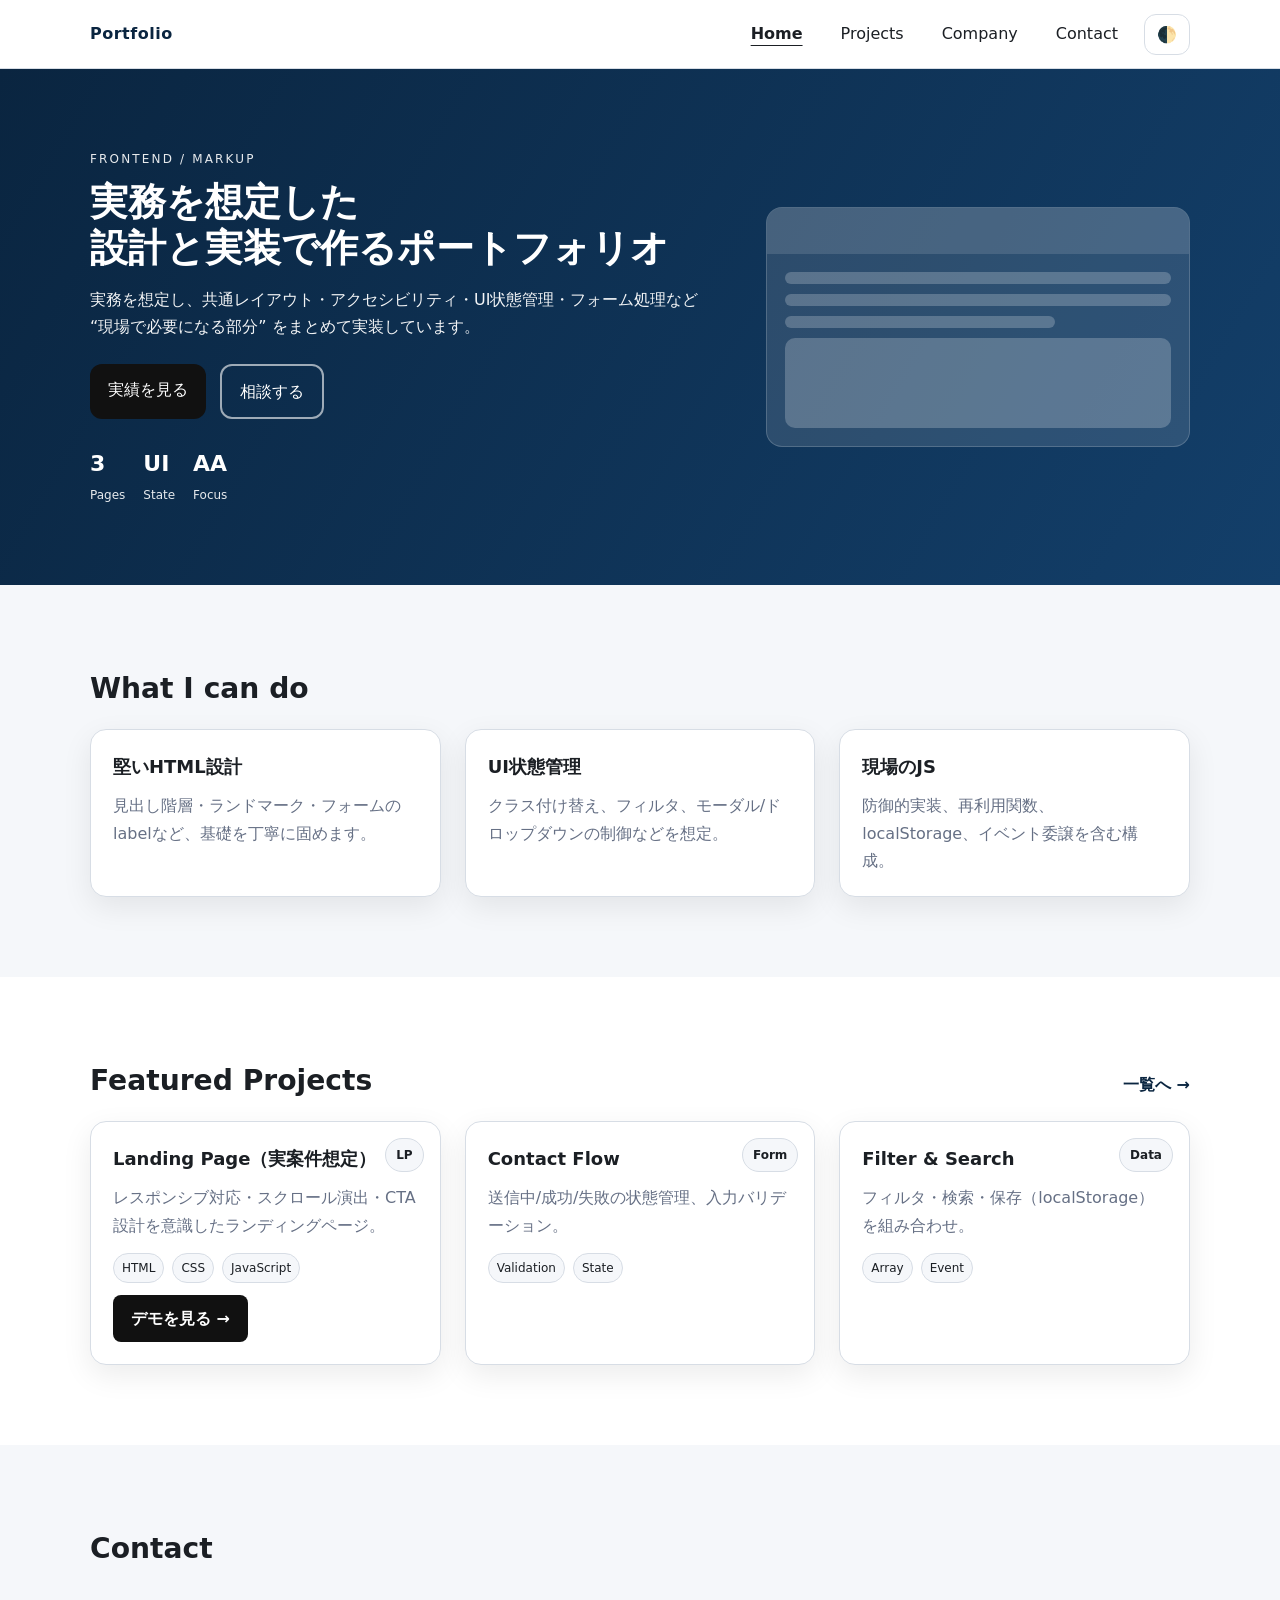
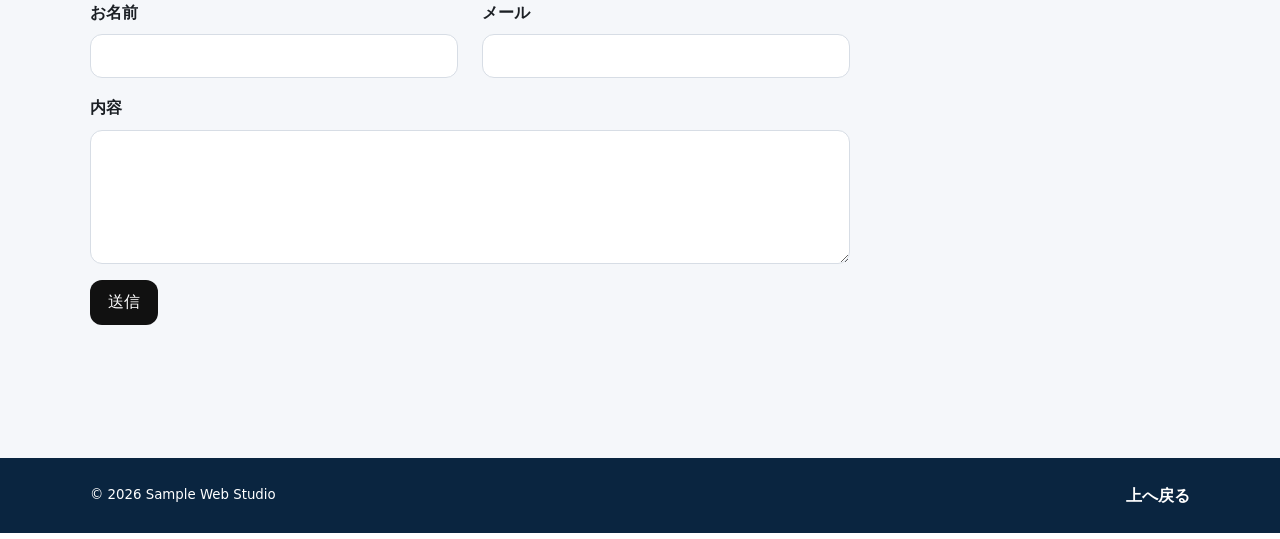
<file: index.html>
<!doctype html>
<html lang="ja">
  <head>
    <meta charset="utf-8" />
    <meta name="viewport" content="width=device-width, initial-scale=1" />
    <title>Portfolio</title>
    <meta name="description" content="フロントエンド/マークアップの実務レベルを想定したポートフォリオ。" />

    <link rel="preconnect" href="https://fonts.gstatic.com" crossorigin />
    <link rel="stylesheet" href="styles.css" />
    <script src="main.js" defer></script>
  </head>

  <body>
    <a class="skip-link" href="#main">本文へスキップ</a>

    <header class="site-header" data-header>
      <div class="container header-inner">
        <a class="site-logo" href="index.html" aria-label="トップへ">Portfolio</a>

        <button class="nav-toggle" type="button" data-nav-toggle aria-expanded="false" aria-controls="global-nav">
          <span class="nav-toggle__bar" aria-hidden="true"></span>
          <span class="nav-toggle__bar" aria-hidden="true"></span>
          <span class="nav-toggle__bar" aria-hidden="true"></span>
          <span class="sr-only">メニューを開閉</span>
        </button>

        <nav id="global-nav" class="global-nav" aria-label="グローバルナビゲーション" data-nav>
          <ul class="nav-list">
            <li><a href="index.html">Home</a></li>
            <li><a href="projects.html">Projects</a></li>
            <li><a href="company.html">Company</a></li>
            <li><a href="#contact" data-scroll>Contact</a></li>
          </ul>
          <div class="nav-actions">
            <button class="btn btn-ghost" type="button" data-theme-toggle>
              <span class="sr-only">テーマ切替</span>
              <span aria-hidden="true">🌓</span>
            </button>
          </div>
        </nav>
      </div>
    </header>

    <main id="main">
      <section class="hero section" data-section>
        <div class="container hero-inner">
          <div class="hero-copy">
            <p class="eyebrow">Frontend / Markup</p>
            <h1 class="hero-title">
              実務を想定した<br />
              設計と実装で作るポートフォリオ
            </h1>
            <p class="hero-text">
              実務を想定し、共通レイアウト・アクセシビリティ・UI状態管理・フォーム処理など
              “現場で必要になる部分” をまとめて実装しています。
            </p>

            <div class="hero-cta">
              <a class="btn btn-primary" href="projects.html">実績を見る</a>
              <a class="btn btn-secondary" href="#contact" data-scroll>相談する</a>
            </div>

            <ul class="hero-metrics" aria-label="ハイライト">
              <li><strong>3</strong><span>Pages</span></li>
              <li><strong>UI</strong><span>State</span></li>
              <li><strong>AA</strong><span>Focus</span></li>
            </ul>
          </div>

          <div class="hero-card" aria-hidden="true">
            <div class="hero-card__top"></div>
            <div class="hero-card__body">
              <div class="skeleton skeleton-line"></div>
              <div class="skeleton skeleton-line"></div>
              <div class="skeleton skeleton-line w-70"></div>
              <div class="skeleton skeleton-block"></div>
            </div>
          </div>
        </div>
      </section>

      <section class="section section-light" data-section>
        <div class="container">
          <h2 class="section-title">What I can do</h2>

          <div class="grid-3">
            <article class="card">
              <h3 class="card-title">堅いHTML設計</h3>
              <p class="card-text">見出し階層・ランドマーク・フォームのlabelなど、基礎を丁寧に固めます。</p>
            </article>

            <article class="card">
              <h3 class="card-title">UI状態管理</h3>
              <p class="card-text">クラス付け替え、フィルタ、モーダル/ドロップダウンの制御などを想定。</p>
            </article>

            <article class="card">
              <h3 class="card-title">現場のJS</h3>
              <p class="card-text">防御的実装、再利用関数、localStorage、イベント委譲を含む構成。</p>
            </article>
          </div>
        </div>
      </section>

      <section class="section" data-section>
        <div class="container">
          <div class="section-head">
            <h2 class="section-title">Featured Projects</h2>
            <a class="text-link" href="projects.html">一覧へ →</a>
          </div>

          <div class="grid-3">
            <article class="project card">
              <div class="badge">LP</div>
              <h3 class="card-title">Landing Page（実案件想定）</h3>
              <p class="card-text">
              レスポンシブ対応・スクロール演出・CTA設計を意識したランディングページ。
              </p>
               <ul class="tags">
                <li>HTML</li><li>CSS</li><li>JavaScript</li>
              </ul>
              <a class="text-link demo" href="lp.html" target="_blank">デモを見る →</a>
            </article>
            

            <article class="project card">
              <div class="badge">Form</div>
              <h3 class="card-title">Contact Flow</h3>
              <p class="card-text">送信中/成功/失敗の状態管理、入力バリデーション。</p>
              <ul class="tags">
                <li>Validation</li><li>State</li>
              </ul>
            </article>

            <article class="project card">
              <div class="badge">Data</div>
              <h3 class="card-title">Filter & Search</h3>
              <p class="card-text">フィルタ・検索・保存（localStorage）を組み合わせ。</p>
              <ul class="tags">
                <li>Array</li><li>Event</li>
              </ul>
            </article>
          </div>
        </div>
      </section>

      <section class="section section-light" id="contact" data-section>
        <div class="container">
          <h2 class="section-title">Contact</h2>

          <form class="contact-form" data-contact-form novalidate>
            <div class="form-row">
              <div class="form-group">
                <label for="name">お名前</label>
                <input id="name" name="name" type="text" autocomplete="name" required />
              </div>
              <div class="form-group">
                <label for="email">メール</label>
                <input id="email" name="email" type="email" autocomplete="email" required />
              </div>
            </div>

            <div class="form-group">
              <label for="message">内容</label>
              <textarea id="message" name="message" rows="6" required></textarea>
            </div>

            <button class="btn btn-primary" type="submit">送信</button>
            <p class="form-status" data-form-status aria-live="polite"></p>
          </form>
        </div>
      </section>
    </main>

    <footer class="site-footer">
      <div class="container footer-inner">
        <small>© <span data-year></span> Sample Web Studio</small>
        <a class="text-link" href="#" data-scroll>上へ戻る</a>
      </div>
    </footer>
  </body>
</html>
</file>
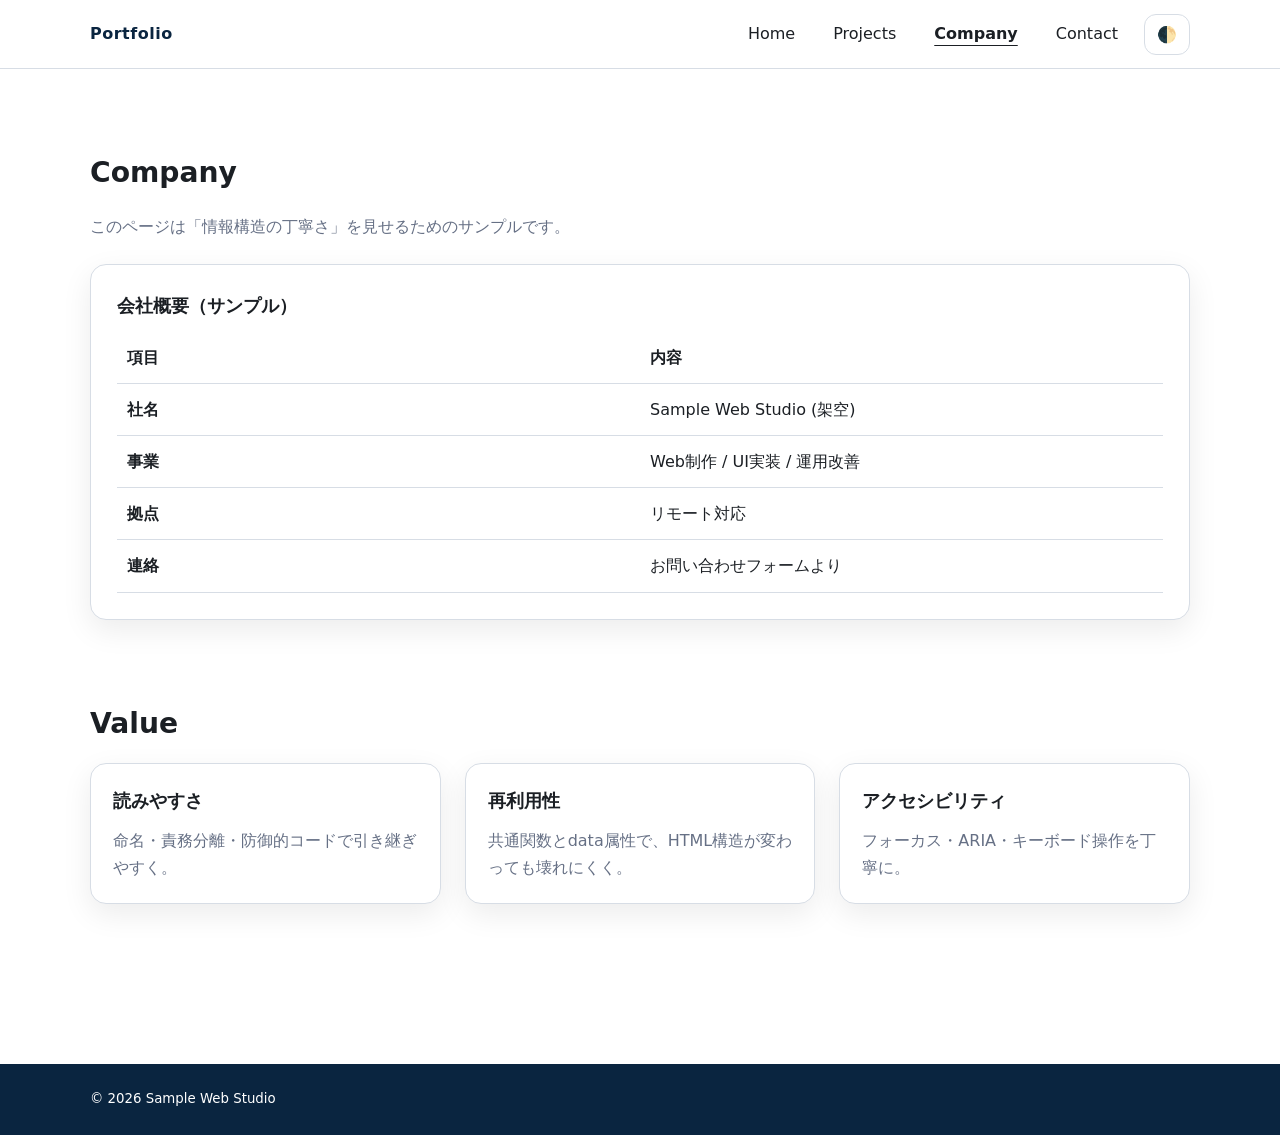
<file: company.html>
<!doctype html>
<html lang="ja">
  <head>
    <meta charset="utf-8" />
    <meta name="viewport" content="width=device-width, initial-scale=1" />
    <title>Company | Portfolio</title>
    <meta name="description" content="会社概要ページ（構造化・表・アクセシビリティ）" />

    <link rel="stylesheet" href="styles.css" />
    <script src="main.js" defer></script>
  </head>

  <body>
    <a class="skip-link" href="#main">本文へスキップ</a>

    <header class="site-header" data-header>
      <div class="container header-inner">
        <a class="site-logo" href="index.html" aria-label="トップへ">Portfolio</a>

        <button class="nav-toggle" type="button" data-nav-toggle aria-expanded="false" aria-controls="global-nav">
          <span class="nav-toggle__bar" aria-hidden="true"></span>
          <span class="nav-toggle__bar" aria-hidden="true"></span>
          <span class="nav-toggle__bar" aria-hidden="true"></span>
          <span class="sr-only">メニューを開閉</span>
        </button>

        <nav id="global-nav" class="global-nav" aria-label="グローバルナビゲーション" data-nav>
          <ul class="nav-list">
            <li><a href="index.html">Home</a></li>
            <li><a href="projects.html">Projects</a></li>
            <li><a href="company.html">Company</a></li>
            <li><a href="index.html#contact">Contact</a></li>
          </ul>
          <div class="nav-actions">
            <button class="btn btn-ghost" type="button" data-theme-toggle>
              <span class="sr-only">テーマ切替</span>
              <span aria-hidden="true">🌓</span>
            </button>
          </div>
        </nav>
      </div>
    </header>

    <main id="main" class="section" data-section>
      <div class="container">
        <h1 class="section-title">Company</h1>
        <p class="muted">このページは「情報構造の丁寧さ」を見せるためのサンプルです。</p>

        <section class="section-light card pad" aria-labelledby="overview">
          <h2 id="overview" class="card-title">会社概要（サンプル）</h2>

          <table class="table">
            <caption class="sr-only">会社概要</caption>
            <thead>
              <tr>
                <th scope="col">項目</th>
                <th scope="col">内容</th>
              </tr>
            </thead>
            <tbody>
              <tr>
                <th scope="row">社名</th>
                <td>Sample Web Studio (架空)</td>
              </tr>
              <tr>
                <th scope="row">事業</th>
                <td>Web制作 / UI実装 / 運用改善</td>
              </tr>
              <tr>
                <th scope="row">拠点</th>
                <td>リモート対応</td>
              </tr>
              <tr>
                <th scope="row">連絡</th>
                <td>お問い合わせフォームより</td>
              </tr>
            </tbody>
          </table>
        </section>

        <section class="section" data-section>
          <h2 class="section-title">Value</h2>

          <div class="grid-3">
            <article class="card">
              <h3 class="card-title">読みやすさ</h3>
              <p class="card-text">命名・責務分離・防御的コードで引き継ぎやすく。</p>
            </article>
            <article class="card">
              <h3 class="card-title">再利用性</h3>
              <p class="card-text">共通関数とdata属性で、HTML構造が変わっても壊れにくく。</p>
            </article>
            <article class="card">
              <h3 class="card-title">アクセシビリティ</h3>
              <p class="card-text">フォーカス・ARIA・キーボード操作を丁寧に。</p>
            </article>
          </div>
        </section>
      </div>
    </main>

    <footer class="site-footer">
      <div class="container footer-inner">
        <small>© <span data-year></span> Sample Web Studio</small>
      </div>
    </footer>
  </body>
</html>
</file>
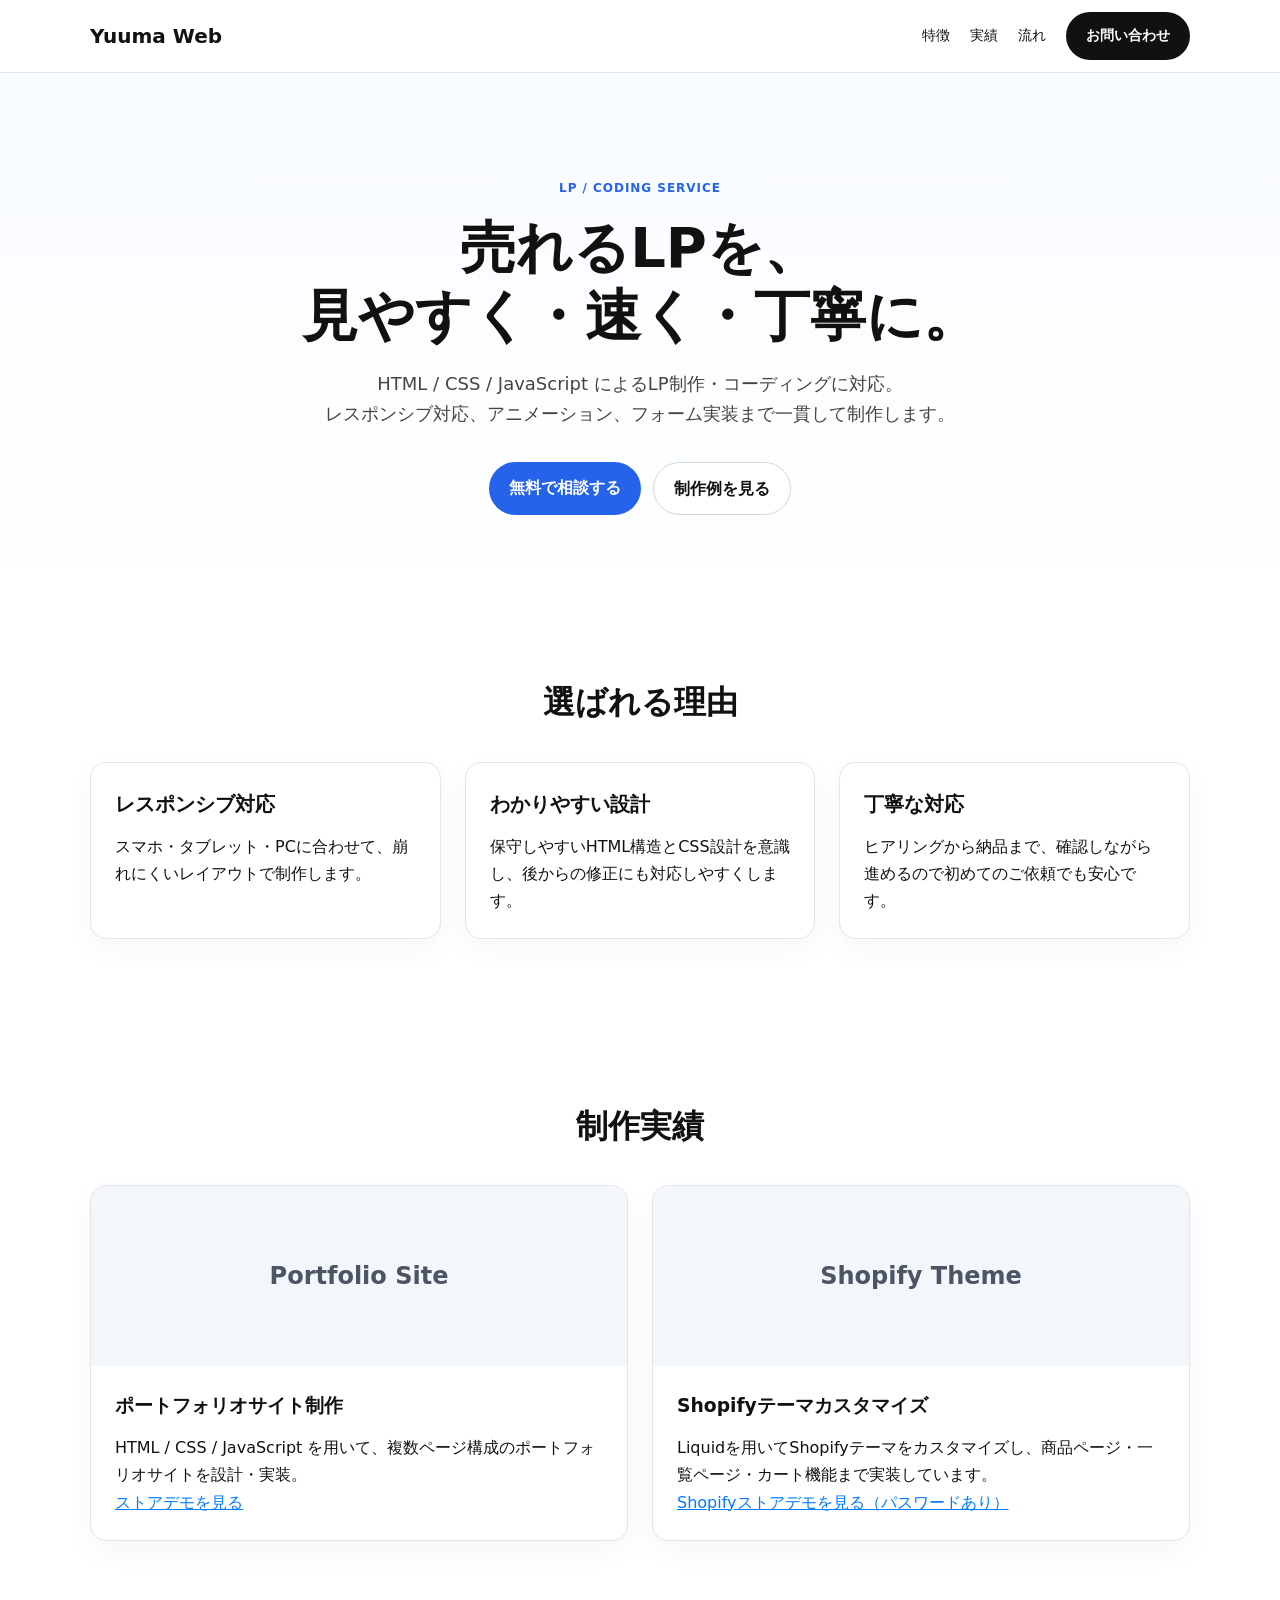
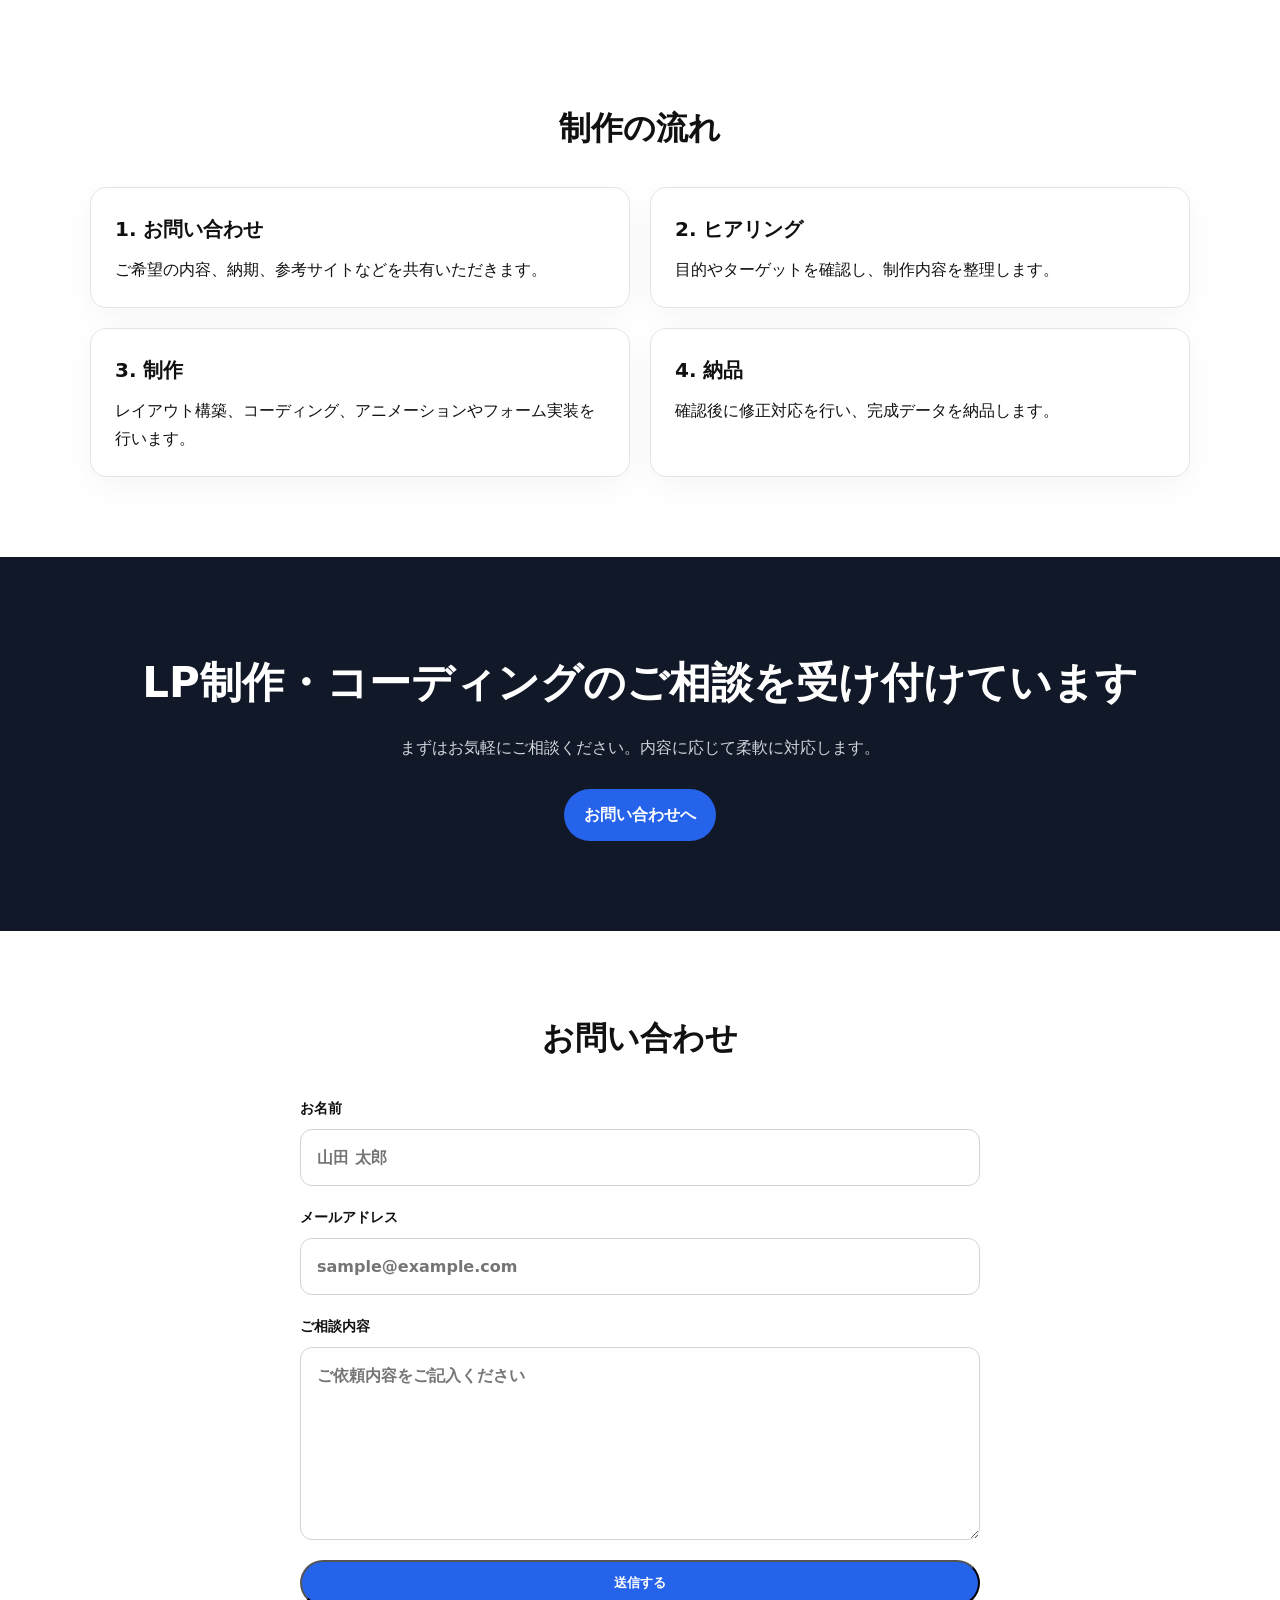
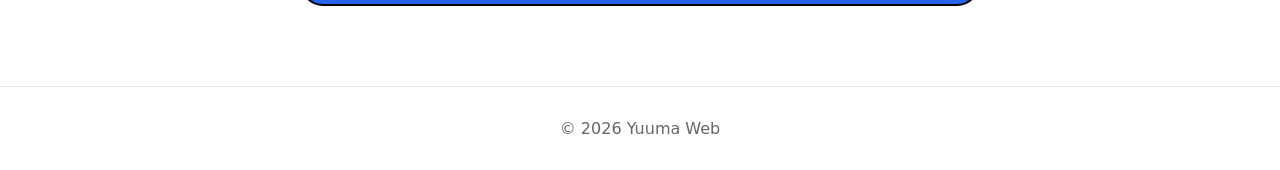
<file: lp.html>
<!doctype html>
<html lang="ja">
<head>
  <meta charset="utf-8">
  <meta name="viewport" content="width=device-width, initial-scale=1">
  <title>LP制作・コーディング | Yuuma Web</title>
  <meta name="description" content="LP制作・HTML/CSS/JavaScriptコーディング対応。レスポンシブ・アニメーション・フォーム実装まで丁寧に対応します。">
  <link rel="stylesheet" href="lp.css">
  <script src="lp.js" defer></script>
</head>
<body>

  <header class="header">
    <div class="container header-inner">
      <h1 class="logo">Yuuma Web</h1>
      <nav class="header-nav">
        <a href="#features">特徴</a>
        <a href="#works">実績</a>
        <a href="#flow">流れ</a>
        <a href="#contact" class="btn">お問い合わせ</a>
      </nav>
    </div>
  </header>

  <main>
    <section class="hero reveal">
      <div class="container hero-inner">
        <p class="hero-label">LP / Coding Service</p>
        <h2 class="hero-title">売れるLPを、<br>見やすく・速く・丁寧に。</h2>
        <p class="hero-text">
          HTML / CSS / JavaScript によるLP制作・コーディングに対応。<br>
          レスポンシブ対応、アニメーション、フォーム実装まで一貫して制作します。
        </p>
        <div class="hero-actions">
          <a href="#contact" class="btn primary">無料で相談する</a>
          <a href="#works" class="btn secondary">制作例を見る</a>
        </div>
      </div>
    </section>

    <section class="features reveal" id="features">
      <div class="container">
        <h2 class="section-title">選ばれる理由</h2>
        <div class="grid cols-3">
          <article class="card">
            <h3>レスポンシブ対応</h3>
            <p>スマホ・タブレット・PCに合わせて、崩れにくいレイアウトで制作します。</p>
          </article>
          <article class="card">
            <h3>わかりやすい設計</h3>
            <p>保守しやすいHTML構造とCSS設計を意識し、後からの修正にも対応しやすくします。</p>
          </article>
          <article class="card">
            <h3>丁寧な対応</h3>
            <p>ヒアリングから納品まで、確認しながら進めるので初めてのご依頼でも安心です。</p>
          </article>
        </div>
      </div>
    </section>

    <section class="works reveal" id="works">
      <div class="container">
        <h2 class="section-title">制作実績</h2>
        <div class="grid cols-2">
          <article class="work-card">
            <div class="work-image">Portfolio Site</div>
            <div class="work-body">
              <h3>ポートフォリオサイト制作</h3>
              <p>HTML / CSS / JavaScript を用いて、複数ページ構成のポートフォリオサイトを設計・実装。</p>
              <a href="https://yuuma-dev1.github.io/still-goods-portfolio/" target="_blank">
                ストアデモを見る
              </a>
            </div>
          </article>
          <article class="work-card">
            <div class="work-image">Shopify Theme</div>
            <div class="work-body">
              <h3>Shopifyテーマカスタマイズ</h3>
              <p>Liquidを用いてShopifyテーマをカスタマイズし、商品ページ・一覧ページ・カート機能まで実装しています。</p>
              <a href="https://yuuma-dev1.github.io/shopify-calm-supply/" target="_blank">
                Shopifyストアデモを見る（パスワードあり）
              </a>
            </div>
          </article>
        </div>
      </div>
    </section>

    <section class="flow reveal" id="flow">
      <div class="container">
        <h2 class="section-title">制作の流れ</h2>
        <ol class="flow-list">
          <li>
            <h3>1. お問い合わせ</h3>
            <p>ご希望の内容、納期、参考サイトなどを共有いただきます。</p>
          </li>
          <li>
            <h3>2. ヒアリング</h3>
            <p>目的やターゲットを確認し、制作内容を整理します。</p>
          </li>
          <li>
            <h3>3. 制作</h3>
            <p>レイアウト構築、コーディング、アニメーションやフォーム実装を行います。</p>
          </li>
          <li>
            <h3>4. 納品</h3>
            <p>確認後に修正対応を行い、完成データを納品します。</p>
          </li>
        </ol>
      </div>
    </section>

    <section class="cta reveal">
      <div class="container cta-inner">
        <h2>LP制作・コーディングのご相談を受け付けています</h2>
        <p>まずはお気軽にご相談ください。内容に応じて柔軟に対応します。</p>
        <a href="#contact" class="btn primary">お問い合わせへ</a>
      </div>
    </section>

    <section class="contact reveal" id="contact">
      <div class="container">
        <h2 class="section-title">お問い合わせ</h2>
        <form class="contact-form">
          <label>
            <span>お名前</span>
            <input type="text" name="name" placeholder="山田 太郎" required>
          </label>

          <label>
            <span>メールアドレス</span>
            <input type="email" name="email" placeholder="sample@example.com" required>
          </label>

          <label>
            <span>ご相談内容</span>
            <textarea name="message" rows="6" placeholder="ご依頼内容をご記入ください" required></textarea>
          </label>

          <button type="submit" class="btn primary">送信する</button>
        </form>
      </div>
    </section>
  </main>

  <footer class="footer">
    <div class="container footer-inner">
      <p>© 2026 Yuuma Web</p>
    </div>
  </footer>

</body>
</html>
</file>
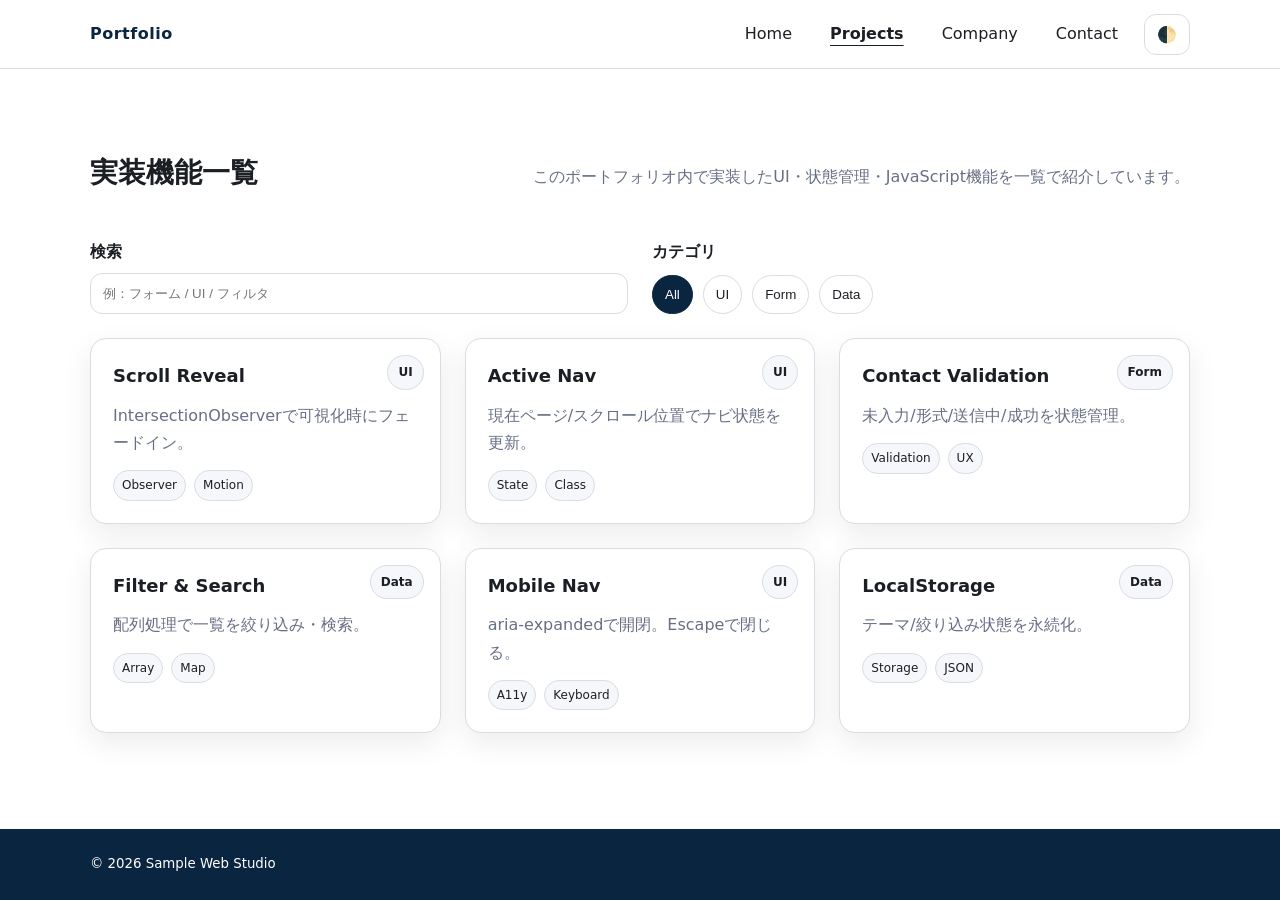
<file: projects.html>
<!doctype html>
<html lang="ja">
  <head>
    <meta charset="utf-8" />
    <meta name="viewport" content="width=device-width, initial-scale=1" />
    <title>Projects | Portfolio</title>
    <meta name="description" content="実績一覧（フィルタ・検索・保存）" />

    <link rel="stylesheet" href="styles.css" />
    <script src="main.js" defer></script>
  </head>

  <body>
    <a class="skip-link" href="#main">本文へスキップ</a>

    <header class="site-header" data-header>
      <div class="container header-inner">
        <a class="site-logo" href="index.html" aria-label="トップへ">Portfolio</a>

        <button class="nav-toggle" type="button" data-nav-toggle aria-expanded="false" aria-controls="global-nav">
          <span class="nav-toggle__bar" aria-hidden="true"></span>
          <span class="nav-toggle__bar" aria-hidden="true"></span>
          <span class="nav-toggle__bar" aria-hidden="true"></span>
          <span class="sr-only">メニューを開閉</span>
        </button>

        <nav id="global-nav" class="global-nav" aria-label="グローバルナビゲーション" data-nav>
          <ul class="nav-list">
            <li><a href="index.html">Home</a></li>
            <li><a href="projects.html">Projects</a></li>
            <li><a href="company.html">Company</a></li>
            <li><a href="index.html#contact">Contact</a></li>
          </ul>
          <div class="nav-actions">
            <button class="btn btn-ghost" type="button" data-theme-toggle>
              <span class="sr-only">テーマ切替</span>
              <span aria-hidden="true">🌓</span>
            </button>
          </div>
        </nav>
      </div>
    </header>

    <main id="main" class="section" data-section>
      <div class="container">
        <div class="section-head">
          <h1 class="section-title">実装機能一覧</h1>
          <p class="muted">このポートフォリオ内で実装したUI・状態管理・JavaScript機能を一覧で紹介しています。</p>
        </div>

        <section class="toolbar" aria-label="絞り込み">
          <div class="toolbar__group">
            <label class="toolbar__label" for="q">検索</label>
            <input id="q" class="toolbar__input" type="search" placeholder="例：フォーム / UI / フィルタ" data-project-search />
          </div>

          <div class="toolbar__group">
            <span class="toolbar__label">カテゴリ</span>
            <div class="chips" role="group" aria-label="カテゴリ">
              <button class="chip is-active" type="button" data-filter="all">All</button>
              <button class="chip" type="button" data-filter="ui">UI</button>
              <button class="chip" type="button" data-filter="form">Form</button>
              <button class="chip" type="button" data-filter="data">Data</button>
            </div>
          </div>
        </section>

        <section class="grid-3" data-project-list>
          <article class="card project" data-project data-tags="ui">
            <div class="badge">UI</div>
            <h2 class="card-title">Scroll Reveal</h2>
            <p class="card-text">IntersectionObserverで可視化時にフェードイン。</p>
            <ul class="tags"><li>Observer</li><li>Motion</li></ul>
          </article>

          <article class="card project" data-project data-tags="ui">
            <div class="badge">UI</div>
            <h2 class="card-title">Active Nav</h2>
            <p class="card-text">現在ページ/スクロール位置でナビ状態を更新。</p>
            <ul class="tags"><li>State</li><li>Class</li></ul>
          </article>

          <article class="card project" data-project data-tags="form">
            <div class="badge">Form</div>
            <h2 class="card-title">Contact Validation</h2>
            <p class="card-text">未入力/形式/送信中/成功を状態管理。</p>
            <ul class="tags"><li>Validation</li><li>UX</li></ul>
          </article>

          <article class="card project" data-project data-tags="data">
            <div class="badge">Data</div>
            <h2 class="card-title">Filter & Search</h2>
            <p class="card-text">配列処理で一覧を絞り込み・検索。</p>
            <ul class="tags"><li>Array</li><li>Map</li></ul>
          </article>

          <article class="card project" data-project data-tags="ui">
            <div class="badge">UI</div>
            <h2 class="card-title">Mobile Nav</h2>
            <p class="card-text">aria-expandedで開閉。Escapeで閉じる。</p>
            <ul class="tags"><li>A11y</li><li>Keyboard</li></ul>
          </article>

          <article class="card project" data-project data-tags="data">
            <div class="badge">Data</div>
            <h2 class="card-title">LocalStorage</h2>
            <p class="card-text">テーマ/絞り込み状態を永続化。</p>
            <ul class="tags"><li>Storage</li><li>JSON</li></ul>
          </article>
        </section>

        <p class="empty-state" hidden data-empty>
          条件に一致するプロジェクトがありません。
        </p>
      </div>
    </main>

    <footer class="site-footer">
      <div class="container footer-inner">
        <small>© <span data-year></span> Sample Web Studio</small>
      </div>
    </footer>
  </body>
</html>
</file>
<file: styles.css>
:root {
  --color-main: #0a2540;
  --color-text: #1b1f24;
  --color-bg: #ffffff;
  --color-light: #f5f7fa;
  --color-border: #d7dde5;
  --color-muted: #667085;

  --radius: 16px;
  --shadow: 0 10px 30px rgba(0, 0, 0, 0.08);

  --container: 1100px;
  --gap: 24px;
}

:root[data-theme="dark"] {
  --color-bg: #0b1220;
  --color-text: #e8eef6;
  --color-light: #111a2b;
  --color-border: #22304a;
  --color-muted: #9aa6b2;
  --shadow: 0 10px 30px rgba(0, 0, 0, 0.35);
}

*,
*::before,
*::after {
  box-sizing: border-box;
}

html:focus-within {
  scroll-behavior: smooth;
}



body {
  margin: 0;
  font-family: ui-sans-serif, system-ui, -apple-system, "Segoe UI", Roboto, "Noto Sans JP", "Hiragino Kaku Gothic ProN",
    "Yu Gothic", sans-serif;
  color: var(--color-text);
  background: var(--color-bg);
  line-height: 1.7;
}

body {
  display: flex;
  flex-direction: column;
  min-height: 100vh; 
  width:100%;
}

main {
  flex: 1;
}

img {
  max-width: 100%;
  height: auto;
}

a {
  color: inherit;
}

.container {
  width: min(100% - 48px, var(--container));
  margin-inline: auto;
}

.sr-only {
  position: absolute;
  width: 1px;
  height: 1px;
  padding: 0;
  margin: -1px;
  overflow: hidden;
  clip: rect(0, 0, 0, 0);
  white-space: nowrap;
  border: 0;
}

.skip-link {
  position: absolute;
  left: 16px;
  top: -60px;
  padding: 10px 12px;
  background: var(--color-main);
  color: #fff;
  border-radius: 10px;
  z-index: 9999;
}
.skip-link:focus {
  top: 16px;
}

.site-header {
  position: sticky;
  top: 0;
  z-index: 50;
  background: color-mix(in srgb, var(--color-bg) 92%, transparent);
  backdrop-filter: blur(10px);
  border-bottom: 1px solid var(--color-border);
}

.header-inner {
  display: flex;
  align-items: center;
  justify-content: space-between;
  height: 68px;
  gap: 12px;
}

.site-logo {
  font-weight: 800;
  letter-spacing: 0.5px;
  text-decoration: none;
  color: var(--color-main);
}

.global-nav {
  display: flex;
  align-items: center;
  gap: 16px;
}

.nav-list {
  display: flex;
  gap: 18px;
  list-style: none;
  padding: 0;
  margin: 0;
}

.nav-list a {
  text-decoration: none;
  padding: 10px 10px;
  border-radius: 10px;
}
.nav-list a:hover {
  background: var(--color-light);
}
.nav-list a.is-current {
  font-weight: 800;
  text-decoration: underline;
  text-underline-offset: 6px;
}

.nav-actions {
  display: flex;
  align-items: center;
  gap: 8px;
}

.nav-toggle {
  display: none;
  background: transparent;
  border: 1px solid var(--color-border);
  border-radius: 12px;
  padding: 10px;
  cursor: pointer;
}
.nav-toggle__bar {
  display: block;
  width: 22px;
  height: 2px;
  background: var(--color-text);
  margin: 4px 0;
}

.btn {
  display: inline-block;
  padding: 12px 18px;
  font-size: 16px;
  border: none;
  cursor: pointer;
  border-radius: 12px;
  text-decoration: none;
  user-select: none;
}

.btn-primary { 
  color: #fff;
  background: #111;
  font: bold;
}

.btn-secondary {
  color: #fff;
  background: transparent;
  border:2px solid rgba(255, 255, 255, 0.6);
  font: bold;
}

.btn-ghost {
  background: transparent;
  border: 1px solid var(--color-border);
  padding: 10px 12px;
}

.section {
  padding: 80px 0;
  opacity: 0;
  transform: translateY(20px);
  transition: opacity 0.6s ease, transform 0.6s ease;
}
.section.is-visible {
  opacity: 1;
  transform: translateY(0);
}
.section-light {
  background: var(--color-light);
}

.section-title {
  font-size: clamp(24px, 2.2vw, 34px);
  margin: 0 0 16px;
}

.section-head {
  display: flex;
  align-items: baseline;
  justify-content: space-between;
  gap: 16px;
}

.muted {
  color: var(--color-muted);
  margin: 0 0 24px;
}

.text-link {
  color: var(--color-main);
  text-decoration: none;
  font-weight: 700;
}
.text-link:hover {
  text-decoration: underline;
}

.hero {
  background: linear-gradient(120deg, var(--color-main), #133f6a);
  color: #fff;
}
.hero-inner {
  display: grid;
  grid-template-columns: 1.2fr 0.8fr;
  gap: 40px;
  align-items: center;
}
.eyebrow {
  letter-spacing: 0.18em;
  text-transform: uppercase;
  font-size: 12px;
  opacity: 0.9;
  margin: 0 0 10px;
}
.hero-title {
  font-size: clamp(30px, 3vw, 44px);
  line-height: 1.2;
  margin: 0 0 14px;
}
.hero-text {
  margin: 0 0 24px;
  max-width: 60ch;
  opacity: 0.95;
}
.hero-cta {
  display: flex;
  gap: 14px;
  flex-wrap: wrap;
}
.hero-metrics {
  list-style: none;
  display: flex;
  gap: 18px;
  padding: 0;
  margin: 26px 0 0;
}
.hero-metrics li {
  display: grid;
  gap: 2px;
}
.hero-metrics strong {
  font-size: 22px;
}
.hero-metrics span {
  font-size: 12px;
  opacity: 0.9;
}

.hero-card {
  border-radius: var(--radius);
  overflow: hidden;
  background: rgba(255, 255, 255, 0.12);
  border: 1px solid rgba(255, 255, 255, 0.18);
}
.hero-card__top {
  height: 46px;
  background: rgba(255, 255, 255, 0.12);
}
.hero-card__body {
  padding: 18px;
  display: grid;
  gap: 10px;
}
.skeleton {
  background: rgba(255, 255, 255, 0.22);
  border-radius: 10px;
}
.skeleton-line {
  height: 12px;
}
.skeleton-block {
  height: 90px;
}
.w-70 {
  width: 70%;
}

.grid-3 {
  display: grid;
  grid-template-columns: repeat(3, 1fr);
  gap: var(--gap);
}

.card {
  background: var(--color-bg);
  border: 1px solid var(--color-border);
  border-radius: var(--radius);
  padding: 22px;
  box-shadow: var(--shadow);
  position: relative;
}

.card-title {
  margin: 0 0 10px;
  font-size: 18px;
}
.card-text {
  margin: 0;
  color: var(--color-muted);
}

.badge {
  position: absolute;
  top: 16px;
  right: 16px;
  font-size: 12px;
  font-weight: 800;
  padding: 6px 10px;
  border-radius: 999px;
  background: var(--color-light);
  border: 1px solid var(--color-border);
}

.tags {
  list-style: none;
  display: flex;
  gap: 8px;
  padding: 0;
  margin: 14px 0 0;
  flex-wrap: wrap;
}
.tags li {
  font-size: 12px;
  padding: 4px 8px;
  border-radius: 999px;
  border: 1px solid var(--color-border);
  background: var(--color-light);
}

.toolbar {
  display: grid;
  grid-template-columns: 1fr 1fr;
  gap: var(--gap);
  margin: 24px 0 24px;
}
.toolbar__group {
  display: grid;
  gap: 8px;
}
.toolbar__label {
  font-weight: 800;
}
.toolbar__input {
  width: 100%;
  padding: 12px 12px;
  border-radius: 12px;
  border: 1px solid var(--color-border);
  background: var(--color-bg);
  color: var(--color-text);
}

.chips {
  display: flex;
  flex-wrap: wrap;
  gap: 10px;
}
.chip {
  border: 1px solid var(--color-border);
  background: var(--color-bg);
  color: var(--color-text);
  padding: 10px 12px;
  border-radius: 999px;
  cursor: pointer;
}
.chip.is-active {
  background: var(--color-main);
  border-color: var(--color-main);
  color: #fff;
}

.empty-state {
  margin-top: 28px;
  padding: 16px;
  border-radius: 12px;
  border: 1px dashed var(--color-border);
  color: var(--color-muted);
}

.contact-form {
  max-width: 760px;
  margin-top: 26px;
}

.form-row {
  display: grid;
  grid-template-columns: 1fr 1fr;
  gap: var(--gap);
}

.form-group {
  display: grid;
  gap: 8px;
  margin-bottom: 16px;
}

.form-group label {
  font-weight: 800;
}

.form-group input,
.form-group textarea {
  width: 100%;
  padding: 12px 12px;
  border-radius: 12px;
  border: 1px solid var(--color-border);
  background: var(--color-bg);
  color: var(--color-text);
  font-size: 16px;
}

.form-group textarea {
  resize: vertical;
}

.form-status {
  margin-top: 12px;
  font-weight: 800;
  min-height: 1.6em;
}
.form-status[data-type="error"] {
  color: #b00020;
}
.form-status[data-type="success"] {
  color: #0b6b2a;
}
.form-status[data-type="loading"] {
  color: var(--color-main);
}

.table {
  width: 100%;
  border-collapse: collapse;
  margin-top: 10px;
}
.table th,
.table td {
  padding: 12px 10px;
  border-bottom: 1px solid var(--color-border);
  text-align: left;
}
.table th {
  width: 26%;
  color: var(--color-text);
}
.pad {
  padding: 26px;
}

.site-footer {
  background: var(--color-main);
  color: #fff;
  padding: 24px 0;
}
.footer-inner {
  display: flex;
  align-items: center;
  justify-content: space-between;
}
.site-footer .text-link {
  color: #fff;
}

.text-link.demo{
  display: inline-block;
  margin-top: 12px;
  padding: 10px 18px;

  color: #fff;
  background: #111;

  border: none;
  border-radius: 8px;

  text-decoration: none;
  font-weight: 700;

  transition: all 0.25s ease;
}

.text-link.demo:hover{
  background: #333;
}

@media (max-width: 900px) {
  .hero-inner {
    grid-template-columns: 1fr;
  }
  .grid-3 {
    grid-template-columns: 1fr;
  }
  .toolbar {
    grid-template-columns: 1fr;
  }
  .form-row {
    grid-template-columns: 1fr;
  }

  .nav-toggle {
    display: inline-block;
  }
  .global-nav {
    position: fixed;
    inset: 68px 0 auto 0;
    padding: 16px;
    background: var(--color-bg);
    border-bottom: 1px solid var(--color-border);
    display: grid;
    gap: 12px;
    transform: translateY(-120%);
    transition: transform 0.25s ease;
  }
  .global-nav.is-open {
    transform: translateY(0);
  }
  .nav-list {
    flex-direction: column;
    gap: 6px;
  }
}

@media (prefers-reduced-motion: reduce) {
  html:focus-within {
    scroll-behavior: auto;
  }
  .section {
    transition: none;
    transform: none;
    opacity: 1;
  }
}
</file>
<file: lp.css>
*{
  margin:0;
  padding:0;
  box-sizing:border-box;
}

html{
  scroll-behavior:smooth;
}

body{
  font-family:system-ui, sans-serif;
  line-height:1.7;
  color:#111;
  background:#fff;
}

img{
  max-width:100%;
  display:block;
}

a{
  color:inherit;
  text-decoration:none;
}

.container{
  width:min(1100px, calc(100% - 40px));
  margin:0 auto;
}

.header{
  position:sticky;
  top:0;
  z-index:100;
  background:rgba(255,255,255,0.95);
  backdrop-filter:blur(8px);
  border-bottom:1px solid #e5e5e5;
}

.header-inner{
  min-height:72px;
  display:flex;
  align-items:center;
  justify-content:space-between;
  gap:20px;
}

.logo{
  font-size:20px;
  font-weight:700;
}

.header-nav{
  display:flex;
  align-items:center;
  gap:20px;
  flex-wrap:wrap;
}

.header-nav a{
  font-size:14px;
}

.btn{
  display:inline-block;
  padding:12px 20px;
  border-radius:999px;
  background:#111;
  color:#fff;
  font-weight:700;
  transition:transform .2s ease, opacity .2s ease, background .2s ease;
}

.btn:hover{
  transform:translateY(-1px);
  opacity:.92;
}

.btn.primary{
  background:#2563eb;
}

.btn.secondary{
  background:#fff;
  color:#111;
  border:1px solid #d0d7de;
}

.hero{
  padding:100px 0 80px;
  background:linear-gradient(180deg, #f8fbff 0%, #ffffff 100%);
}

.hero-inner{
  text-align:center;
}

.hero-label{
  display:inline-block;
  margin-bottom:16px;
  font-size:12px;
  font-weight:700;
  letter-spacing:.08em;
  color:#2563eb;
  text-transform:uppercase;
}

.hero-title{
  font-size:clamp(32px, 6vw, 56px);
  line-height:1.2;
  margin-bottom:20px;
}

.hero-text{
  max-width:760px;
  margin:0 auto 32px;
  color:#444;
  font-size:18px;
}

.hero-actions{
  display:flex;
  justify-content:center;
  gap:12px;
  flex-wrap:wrap;
}

.section-title{
  font-size:32px;
  margin-bottom:32px;
  text-align:center;
}

.features,
.works,
.flow,
.contact{
  padding:80px 0;
}

.grid{
  display:grid;
  gap:24px;
}

.cols-3{
  grid-template-columns:repeat(3, 1fr);
}

.cols-2{
  grid-template-columns:repeat(2, 1fr);
}

.card,
.work-card,
.flow-list li{
  border:1px solid #e5e5e5;
  border-radius:16px;
  background:#fff;
  box-shadow:0 10px 30px rgba(0,0,0,0.04);
}

.card{
  padding:24px;
}

.card h3{
  margin-bottom:12px;
  font-size:20px;
}

.work-card{
  overflow:hidden;
}

.work-image{
  min-height:180px;
  display:grid;
  place-items:center;
  background:#f3f6fb;
  font-size:24px;
  font-weight:700;
  color:#4b5563;
}

.work-body{
  padding:24px;
}

.work-body h3{
  margin-bottom:12px;
}

.flow-list{
  list-style:none;
  display:grid;
  grid-template-columns:repeat(2, 1fr);
  gap:20px;
}

.flow-list li{
  padding:24px;
}

.flow-list h3{
  margin-bottom:10px;
  font-size:20px;
}

.cta{
  padding:90px 0;
  background:#111827;
  color:#fff;
}

.cta-inner{
  text-align:center;
}

.cta-inner h2{
  font-size:clamp(28px, 4vw, 42px);
  margin-bottom:16px;
}

.cta-inner p{
  color:#d1d5db;
  margin-bottom:28px;
}

.contact-form{
  max-width:680px;
  margin:0 auto;
  display:flex;
  flex-direction:column;
  gap:20px;
}

.contact-form label{
  display:flex;
  flex-direction:column;
  gap:8px;
  font-weight:700;
}

.contact-form span{
  font-size:14px;
}

.contact-form input,
.contact-form textarea{
  width:100%;
  padding:14px 16px;
  border:1px solid #d1d5db;
  border-radius:12px;
  font:inherit;
}

.contact-form input:focus,
.contact-form textarea:focus{
  outline:2px solid #2563eb;
  outline-offset:2px;
  border-color:#2563eb;
}

.footer{
  padding:28px 0;
  border-top:1px solid #e5e5e5;
}

.footer-inner{
  text-align:center;
  color:#666;
}

.reveal{
  opacity:0;
  transform:translateY(24px);
  transition:opacity .7s ease, transform .7s ease;
}

.reveal.show{
  opacity:1;
  transform:none;
}

.work-body a{
  color:#007bff;
  text-decoration: underline;
}

@media (max-width: 900px){
  .cols-3,
  .cols-2,
  .flow-list{
    grid-template-columns:1fr;
  }

  .header-inner{
    padding:14px 0;
    align-items:flex-start;
    flex-direction:column;
  }

  .hero{
    padding:80px 0 64px;
  }

  .section-title{
    font-size:28px;
  }
}
</file>
